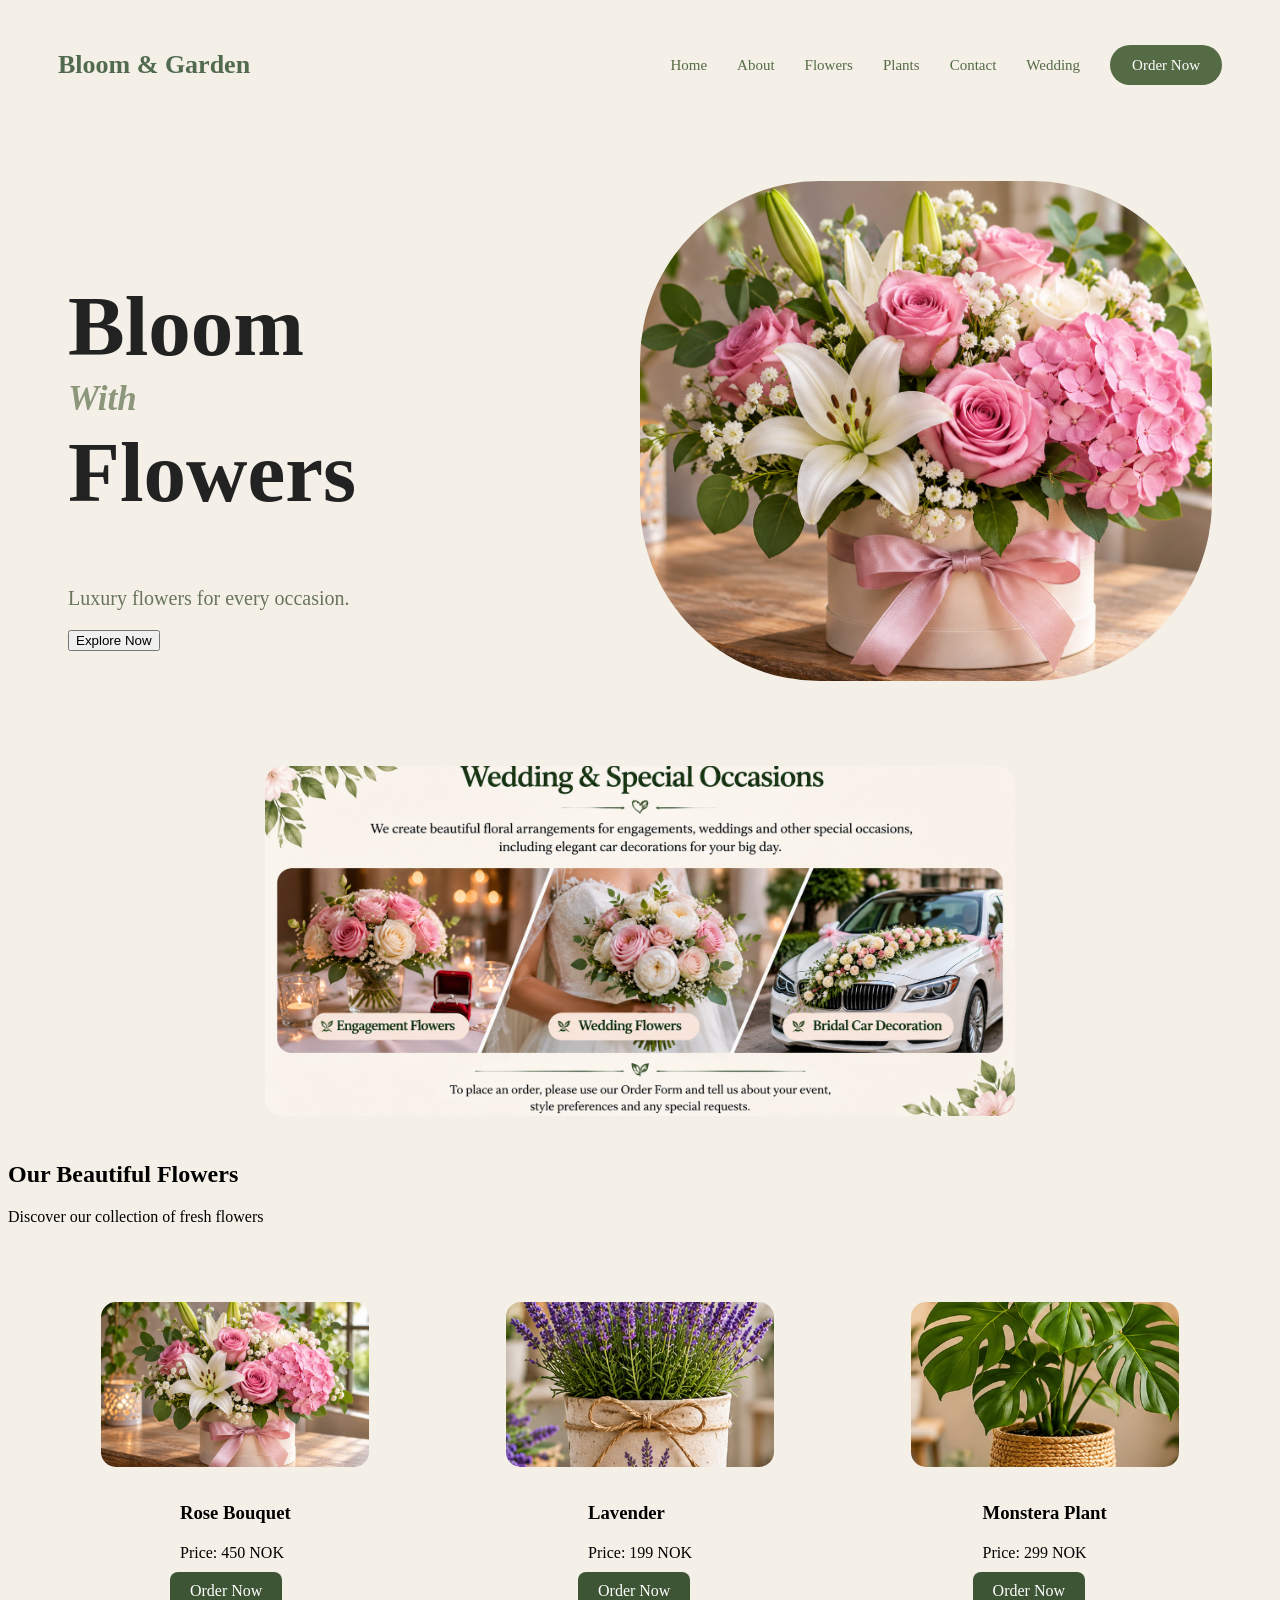
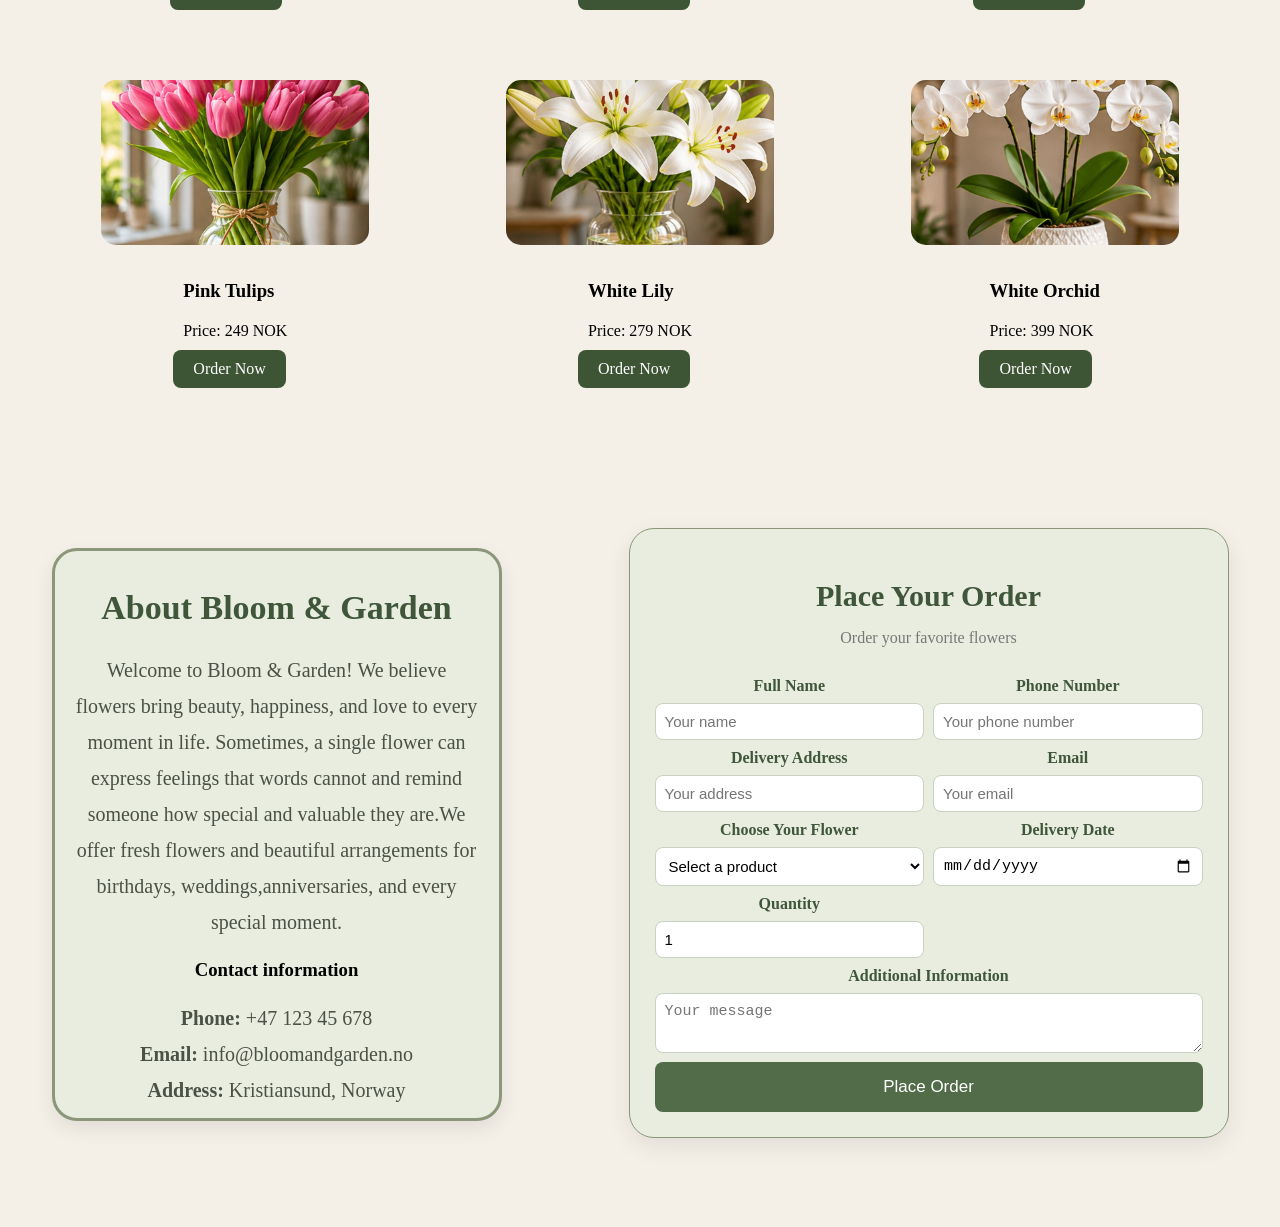
<file: index.html>
<!DOCTYPE html>
<html lang="en">
<head>
    <meta charset="UTF-8">
    <meta name="viewport" content="width=device-width, initial-scale=1.0">
    <title>Bloom & Garden | Luxury Flower Shop</title> 
    <link rel="stylesheet" href="css/style.css">
</head>
<body> 
 <header>
    <nav class="navbar">
        <h2 class="logo">Bloom & Garden</h2>

        <ul class="nav-links"> 
            <li><a href="#home">Home</a></li>
            <li><a href="#about">About</a></li>
            <li><a href="#flowers">Flowers</a></li>
            <li><a href="#">Plants</a></li>
            <li><a href="#">Contact</a></li> 
            <li><a href="#">Wedding</a></li>
        <li><a href="#order-form">Order Now</a></li>
        </ul>
    </nav>
</header>

<section class="hero" id="home">
    <div class="hero-text">
        <h1>
    Bloom
    <span>With</span>
    Flowers
</h1>
        <p>Luxury flowers for every occasion.</p>
        <button onclick="document.getElementById('flowers').scrollIntoView({behavior:'smooth'})">Explore Now</button>
    </div> 
    <img src="images/Romantic Pink and White Flower Bouquet.png" alt="Luxury Flowers" class="hero-image">
</section>  

<section class="wedding-section">
    

    <img src="images/wedding-special.jpq.png" alt="Wedding Flowers and Bridal Car Decoration">

</section>
<section class="flowers" id="flowers">
    <h2>Our Beautiful Flowers</h2>
    <p>Discover our collection of fresh flowers</p> 
    <div class="flower-grid">

    <div class="flower-card">
        <img src="images/Romantic Pink and White Flower Bouquet.png" alt="Rose Bouquet"> 
        <div class="flower-info">
            <h3>Rose Bouquet</h3>
            <p>Price: 450 NOK</p>

        <a href="#order-form" class="order-button" data-product="Rose Bouquet">Order Now</a>
    </div> 
    </div>
<div class="flower-card">
    <img src="images/lavender.jpg" alt="Lavender">
    <div class="flower-info">
        <h3>Lavender</h3>
        <p>Price: 199 NOK</p>
        <a href="#order-form" class="order-button">Order Now</a>
    </div>
</div>

<div class="flower-card">
    <img src="images/monstera.jpg" alt="Monstera Plant">
    <div class="flower-info">
        <h3>Monstera Plant</h3>
        <p>Price: 299 NOK</p>
        <a href="#order-form" class="order-button">Order Now</a>
    </div>
</div>

<div class="flower-card">
    <img src="images/pink-tulips.jpg" alt="Pink Tulips">
    <div class="flower-info">
        <h3>Pink Tulips</h3>
        <p>Price: 249 NOK</p>
        <a href="#order-form" class="order-button">Order Now</a>
    </div>
</div>

<div class="flower-card">
    <img src="images/white-lily.jpg" alt="White Lily">
    <div class="flower-info">
        <h3>White Lily</h3>
        <p>Price: 279 NOK</p>
        <a href="#order-form" class="order-button">Order Now</a>
    </div>
</div>

<div class="flower-card">
    <img src="images/white-orchid.jpg" alt="White Orchid">
    <div class="flower-info">
        <h3>White Orchid</h3>
        <p>Price: 399 NOK</p>
        <a href="#order-form" class="order-button">Order Now</a>
    </div>
</div>
</div>
</section> 
<div class="about-order">
    <section id="about">
        <h2>About Bloom & Garden</h2>
        <p> 
            Welcome to Bloom & Garden! 
            We believe flowers bring beauty, 
            happiness, and love to every moment in life. 
            Sometimes, a single flower can express feelings that 
            words cannot and remind someone how special and 
            valuable they are.We offer fresh flowers and beautiful  
            arrangements for birthdays, weddings,anniversaries, 
            and every special moment.
        </p>  

<div class="contact-info"> 
    <h3>Contact information</h3> 
 
<p>
    <strong>Phone:</strong> +47 123 45 678
    <br>
    <strong>Email:</strong> info@bloomandgarden.no 
    <br>
<strong>Address:</strong> Kristiansund, Norway
</p> 
</div>
    </section> 

<section id="order-form">
    <h2>Place Your Order</h2>
    <p>Order your favorite flowers</p> 
    <form id="orderForm">

  <div class="form-grid">

    <div class="form-group">
      <label for="name">Full Name</label>
      <input type="text" id="name" placeholder="Your name" required>
    </div>

    <div class="form-group">
      <label for="phone">Phone Number</label>
      <input type="tel" id="phone" placeholder="Your phone number" required>
    </div>
<div class="form-group">
    <label for="address">Delivery Address</label>
    <input type="text" id="address" placeholder="Your address">
</div>
    <div class="form-group">
      <label for="email">Email</label>
      <input type="email" id="email" placeholder="Your email">
    </div>

    <div class="form-group">
      <label for="product">Choose Your Flower</label>
      <select id="product" required>
        <option value="">Select a product</option> 
        <option value="Rose Bouquet">Rose Bouquet</option>
        <option value="White Lily">White Lily</option>
        <option>Lavender</option>
        <option>Monstera Plant</option>
        <option>Pink Tulips</option>
      </select>
    </div>

    <div class="form-group">
      <label for="date">Delivery Date</label>
      <input type="date" id="date" required>
    </div>

    <div class="form-group">
      <label for="quantity">Quantity</label>
      <input type="number" id="quantity" min="1" value="1">
    </div>

    <div class="form-group full-width">
      <label for="message">Additional Information</label>
      <textarea id="message" placeholder="Your message"></textarea>
    </div>

    <button type="submit" class="order-submit">
      Place Order
    </button>

  </div>

</form>
</section> 
</div>  
<script src="js/script.js"></script>
</body>
</html>
</file>
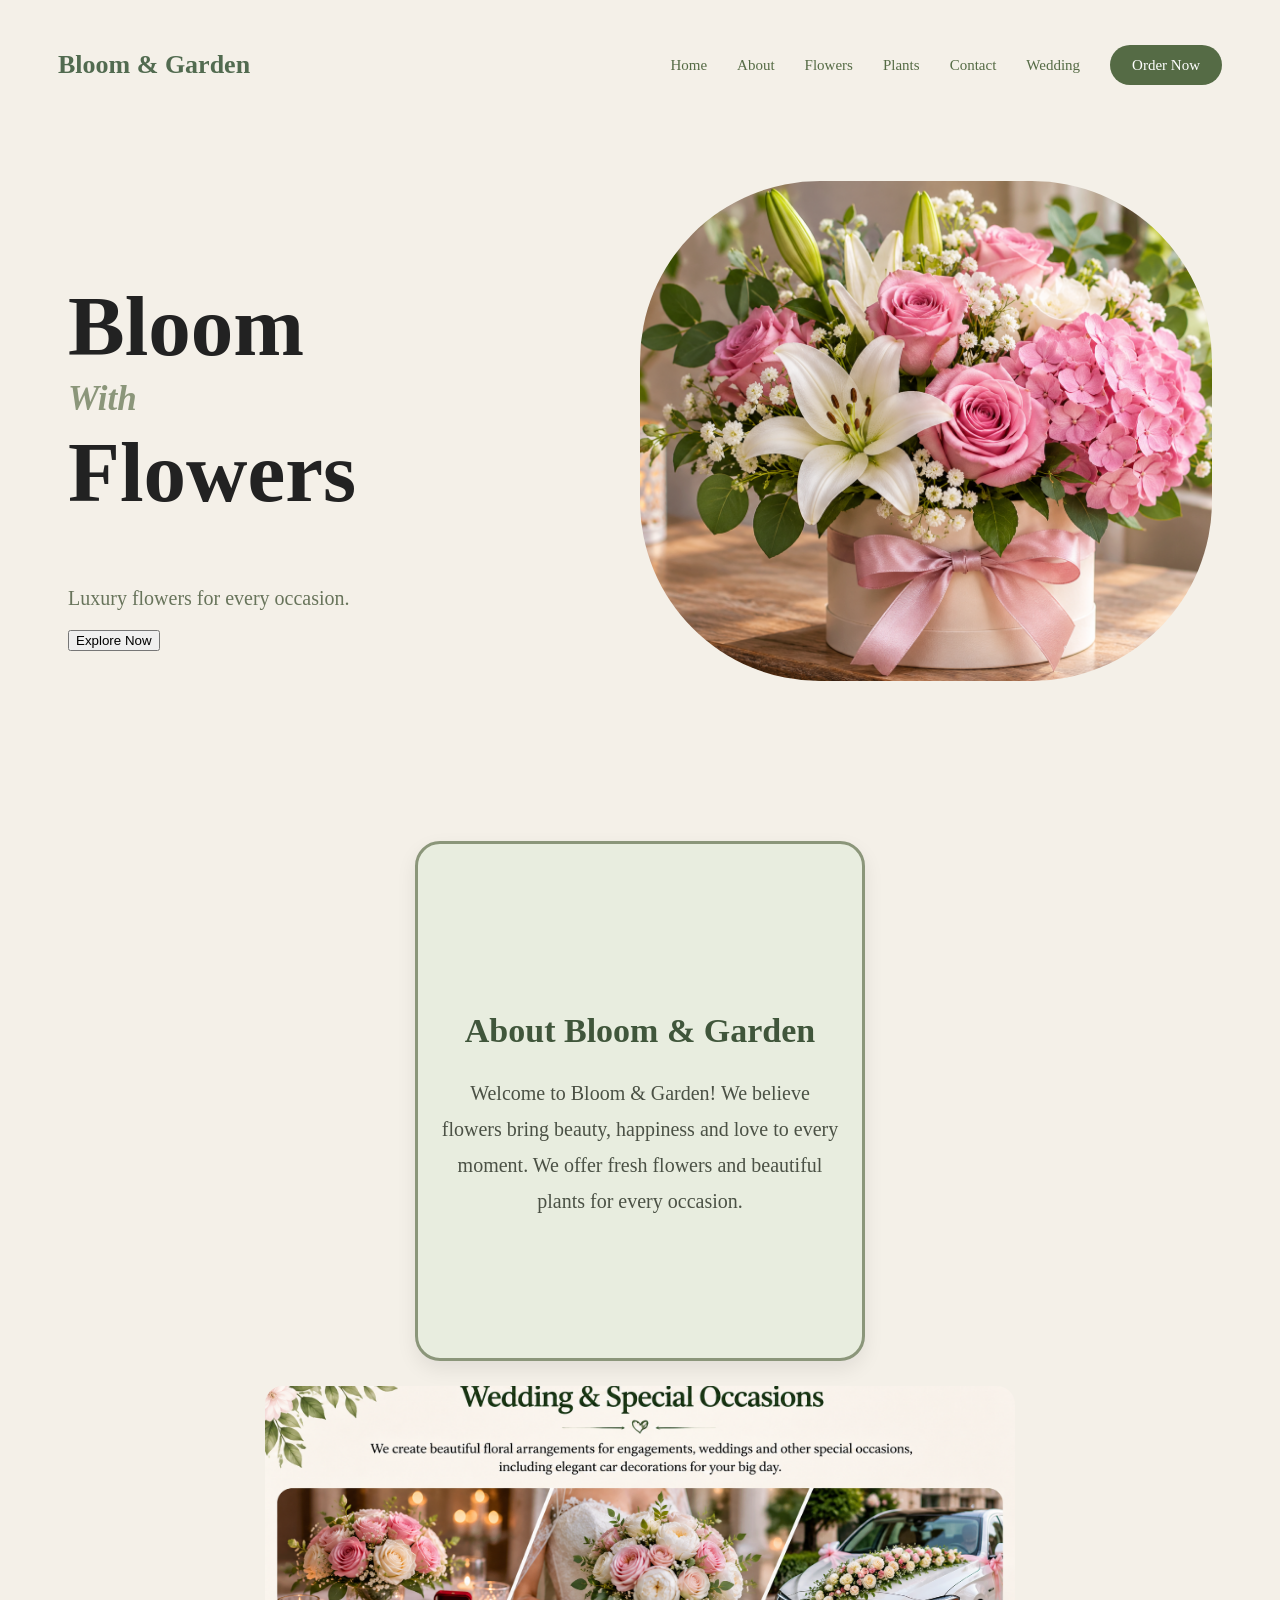
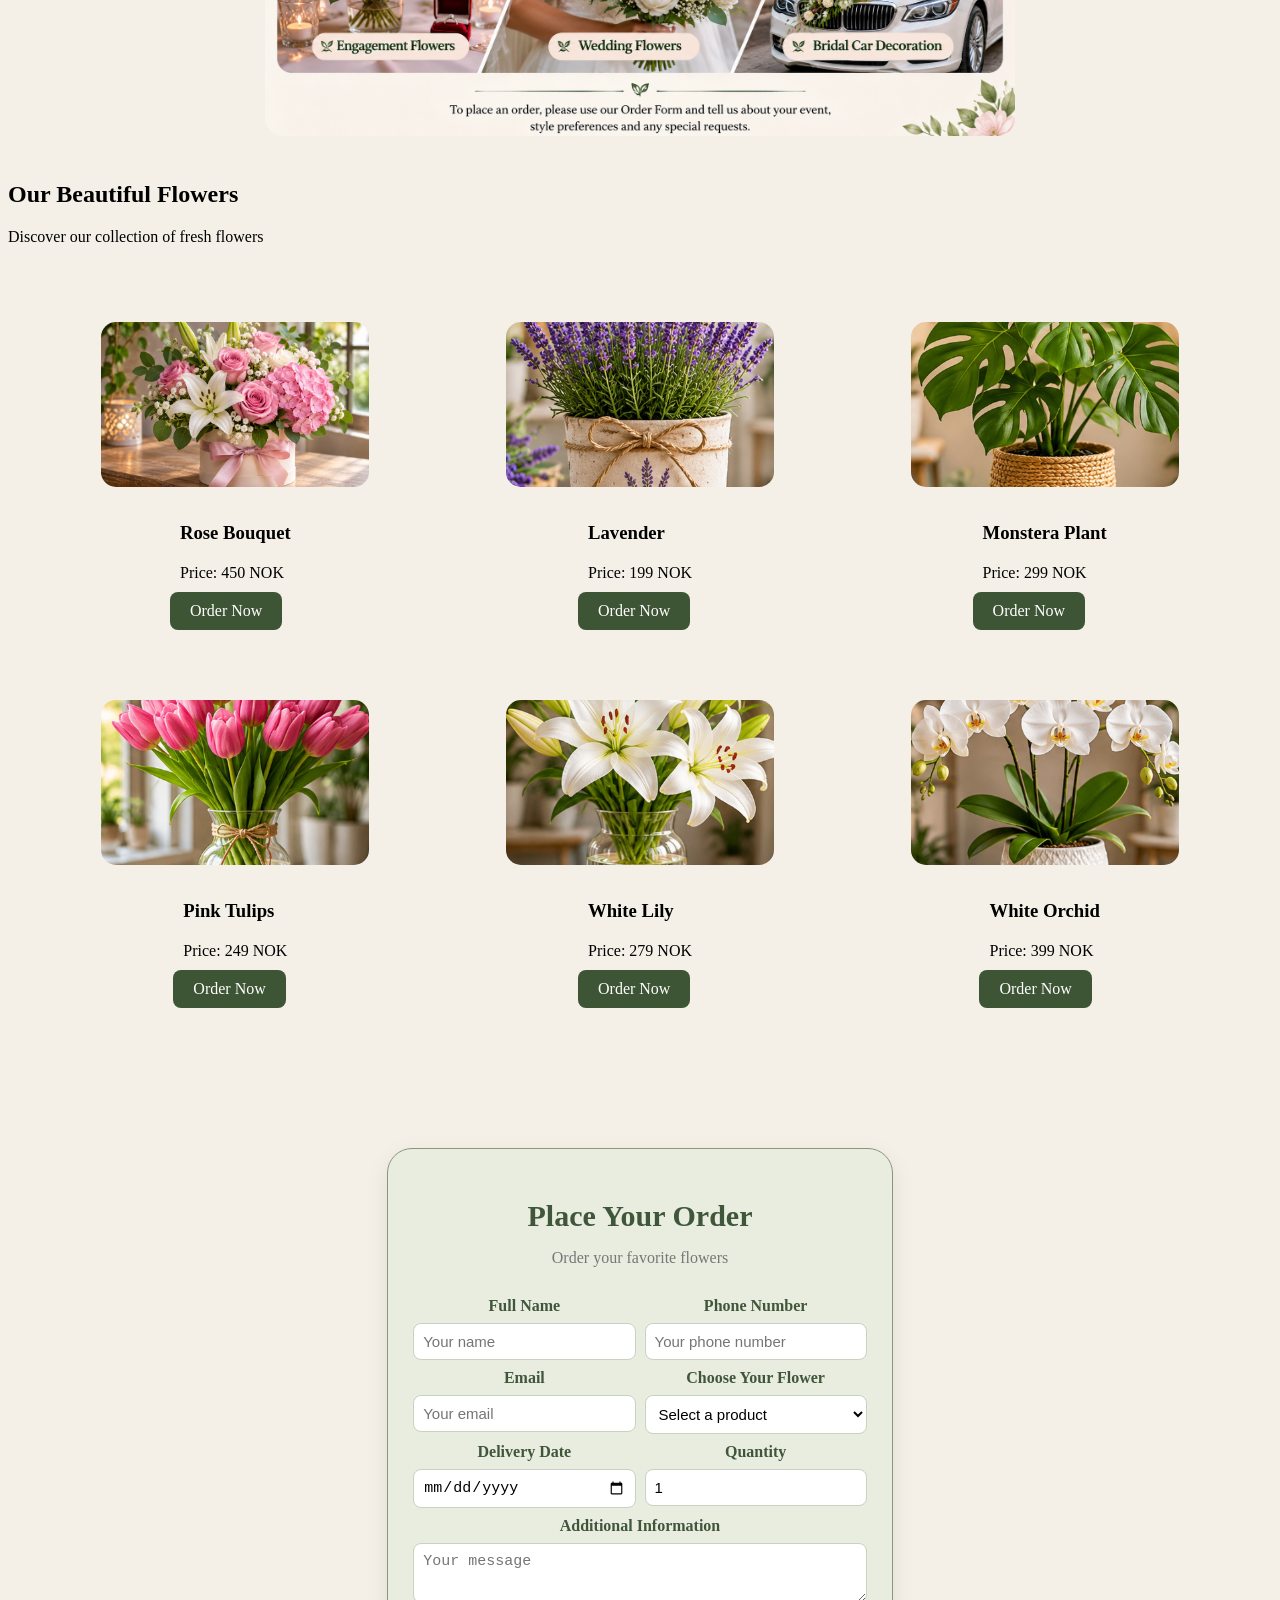
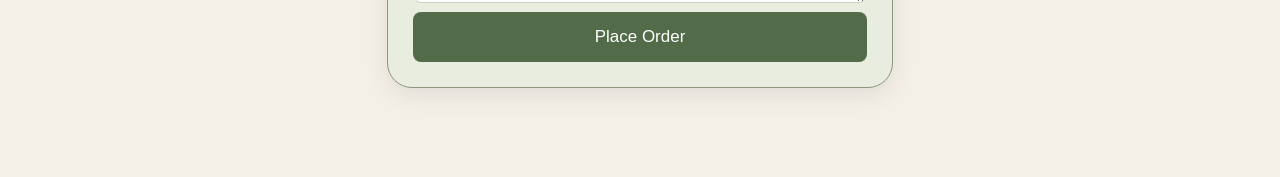
<file: index -backup.html>
<!DOCTYPE html>
<html lang="en">
<head>
    <meta charset="UTF-8">
    <meta name="viewport" content="width=device-width, initial-scale=1.0">
    <title>Bloom & Garden | Luxury Flower Shop</title> 
    <link rel="stylesheet" href="css/style.css">
</head>
<body> 
 <header>
    <nav class="navbar">
        <h2 class="logo">Bloom & Garden</h2>

        <ul class="nav-links"> 
            <li><a href="#home">Home</a></li>
            <li><a href="#about">About</a></li>
            <li><a href="#flowers">Flowers</a></li>
            <li><a href="#">Plants</a></li>
            <li><a href="#">Contact</a></li> 
            <li><a href="#">Wedding</a></li>
        <li><a href="#order-form">Order Now</a></li>
        </ul>
    </nav>
</header>

<section class="hero" id="home">
    <div class="hero-text">
        <h1>
    Bloom
    <span>With</span>
    Flowers
</h1>
        <p>Luxury flowers for every occasion.</p>
        <button onclick="document.getElementById('flowers').scrollIntoView({behavior:'smooth'})">Explore Now</button>
    </div> 
    <img src="images/Romantic Pink and White Flower Bouquet.png" alt="Luxury Flowers" class="hero-image">
</section>  
<section id="about">
    <h2>About Bloom & Garden</h2>
    <p>
        Welcome to Bloom & Garden!
        We believe flowers bring beauty,
        happiness and love to every moment.
        We offer fresh flowers and beautiful
        plants for every occasion.
    </p>
</section>
<section class="wedding-section">
    

    <img src="images/wedding-special.jpq.png" alt="Wedding Flowers and Bridal Car Decoration">

</section>
<section class="flowers" id="flowers">
    <h2>Our Beautiful Flowers</h2>
    <p>Discover our collection of fresh flowers</p> 
    <div class="flower-grid">

    <div class="flower-card">
        <img src="images/Romantic Pink and White Flower Bouquet.png" alt="Rose Bouquet"> 
        <div class="flower-info">
            <h3>Rose Bouquet</h3>
            <p>Price: 450 NOK</p>

        <a href="#order-form" class="order-button" data-product="Rose Bouquet">Order Now</a>
    </div> 
    </div>
<div class="flower-card">
    <img src="images/lavender.jpg" alt="Lavender">
    <div class="flower-info">
        <h3>Lavender</h3>
        <p>Price: 199 NOK</p>
        <a href="#order-form" class="order-button">Order Now</a>
    </div>
</div>

<div class="flower-card">
    <img src="images/monstera.jpg" alt="Monstera Plant">
    <div class="flower-info">
        <h3>Monstera Plant</h3>
        <p>Price: 299 NOK</p>
        <a href="#order-form" class="order-button">Order Now</a>
    </div>
</div>

<div class="flower-card">
    <img src="images/pink-tulips.jpg" alt="Pink Tulips">
    <div class="flower-info">
        <h3>Pink Tulips</h3>
        <p>Price: 249 NOK</p>
        <a href="#order-form" class="order-button">Order Now</a>
    </div>
</div>

<div class="flower-card">
    <img src="images/white-lily.jpg" alt="White Lily">
    <div class="flower-info">
        <h3>White Lily</h3>
        <p>Price: 279 NOK</p>
        <a href="#order-form" class="order-button">Order Now</a>
    </div>
</div>

<div class="flower-card">
    <img src="images/white-orchid.jpg" alt="White Orchid">
    <div class="flower-info">
        <h3>White Orchid</h3>
        <p>Price: 399 NOK</p>
        <a href="#order-form" class="order-button">Order Now</a>
    </div>
</div>
</div>
</section> 
<section id="order-form">
    <h2>Place Your Order</h2>
    <p>Order your favorite flowers</p> 
    <form id="orderForm">

  <div class="form-grid">

    <div class="form-group">
      <label for="name">Full Name</label>
      <input type="text" id="name" placeholder="Your name" required>
    </div>

    <div class="form-group">
      <label for="phone">Phone Number</label>
      <input type="tel" id="phone" placeholder="Your phone number" required>
    </div>

    <div class="form-group">
      <label for="email">Email</label>
      <input type="email" id="email" placeholder="Your email">
    </div>

    <div class="form-group">
      <label for="product">Choose Your Flower</label>
      <select id="product" required>
        <option value="">Select a product</option> 
        <option value="Rose Bouquet">Rose Bouquet</option>
        <option value="White Lily">White Lily</option>
        <option>Lavender</option>
        <option>Monstera Plant</option>
        <option>Pink Tulips</option>
      </select>
    </div>

    <div class="form-group">
      <label for="date">Delivery Date</label>
      <input type="date" id="date" required>
    </div>

    <div class="form-group">
      <label for="quantity">Quantity</label>
      <input type="number" id="quantity" min="1" value="1">
    </div>

    <div class="form-group full-width">
      <label for="message">Additional Information</label>
      <textarea id="message" placeholder="Your message"></textarea>
    </div>

    <button type="submit" class="order-submit">
      Place Order
    </button>

  </div>

</form>
</section>  
<script src="js/script.js"></script>
</body>
</html>
</file>
<file: css/style.css>
body {  
    text-align: center; 
   display: flex;
flex-direction: column; 
background-color: #F7F4EA;
} 
h1 { 
    color: #556B45;
}
/* Navigation Bar */

header {
    width: 100%;
    background-color: #f4f0e8;
}

.navbar {
    display: flex;
    justify-content: space-between;
    align-items: center;
    padding: 20px 50px;
}

.logo {
    color: #526B50;
    font-size: 26px;
}

.nav-links {
    display: flex;
    list-style: none;
    gap: 30px;
}

.nav-links a {
    text-decoration: none;
    color: #333;
    font-size: 16px;
} 
.hero { 
    width: 100%; 
    box-sizing: border-box;
    display: flex;
    align-items: center;
    justify-content: space-between;
    padding: 60px;
    gap: 40px;
}

.hero-text {
    flex: 1;
    text-align: left;
}

.hero-image {
    width: 50%;
    height: 500px;
    object-fit: cover;
    border-radius: 180px;
} 
body {
    background-color: #F4F0E8;
}

header {
    background-color: #F4F0E8;
}

.hero-text {
    text-align: left;
}

    .hero-text h1 {
    font-size: 85px;
    line-height: 1.05;
    color: #222;
    font-family: Georgia, serif;
}

.hero-text h1 span {
    display: block;
    font-size: 35px;
    font-style: italic;
    color: #8B967A;
    margin: 10px 0;
}
.nav-links a {
    text-decoration: none;
    color: #556B45;
    font-size: 15px;
    font-weight: 500;
}

.nav-links li:last-child a {
    background-color: #556B45;
    color: #FFFFFF;
    padding: 12px 22px;
    border-radius: 30px;
}
.hero-text p {
    font-size: 20px;
    color: #68745B;
} 
 .flower-grid {
    display: grid;
    grid-template-columns: repeat(3, 1fr);
    gap: 30px;
    padding: 40px;
}
.flower-card {
    display: flex;
    align-items: center;
    gap: 25px;
    flex-direction: column;
    background-color: #F4F0E8;
    padding: 20px;
} 
.flower-card img {
    width: 100%;
    height: 220px;
    object-fit: cover;
    border-radius: 15px;
} 
.flower-card h3,
.flower-card p,
.flower-card button {
    margin: 10px;
} 
.flowers {
    text-align: left;
}

.flower-info {
    display: flex;
    flex-direction: column;
    align-items: flex-start;
    text-align: left;
    flex: 1;
}
/* ORDER FORM DESIGN */

#order-form { 
    width: 40%;
    max-width: 600px;
    margin: 80px auto;
    padding: 25px;
    background-color: #e8eddf;
    border: 1px solid #8b967a;
    border-radius: 25px;
    box-shadow: 0 8px 25px rgba(0, 0, 0, 0.08);
    box-sizing: border-box;
}

#order-form h2 {
    text-align: center;
    color: #40563b;
    font-size: 30px;
    margin-bottom: 12px;
}

#order-form p {
    text-align: center;
    color: #777;
    margin-bottom: 30px;
}

#order-form .form-grid {
    display: grid;
    grid-template-columns: repeat(2, minmax(0, 1fr));
    gap: 9px;
}

#order-form .form-group {
    display: flex;
    flex-direction: column;
    gap: 8px;
}

#order-form .form-group label {
    color: #40563b;
    font-weight: 600;
}

#order-form input,
#order-form select,
#order-form textarea {
    width: 100%;
    padding: 9px;
    border: 1px solid #c9d1c2;
    border-radius: 8px;
    background-color: white;
    font-size: 15px;
    box-sizing: border-box;
}

#order-form textarea {
    min-height: 60px;
    resize: vertical;
}

#order-form .full-width {
    grid-column: 1 / -1;
}

#order-form .order-submit {
    grid-column: 1 / -1;
    padding: 15px;
    background-color: #526b48;
    color: white;
    border: none;
    border-radius: 8px;
    font-size: 17px;
    cursor: pointer;
}

#order-form .order-submit:hover {
    background-color: #3d5435;
}

/* MOBILE RESPONSIVE */ 

@media (max-width: 600px) {
    #order-form {
        margin: 40px 15px;
        padding: 22px; 
        width: calc(100% - 30px);
max-width: 100%;
box-sizing: border-box; 
    }

    .flower-grid {
    display: grid !important;
    grid-template-columns: 1fr !important;
    gap: 20px !important;
    width: 100% !important; 
    justify-items: center !important;
}

.flower-card {
    min-width: 0;
    width: 100%; 
    max-width: 280px !important; 
    margin: 0 auto !important; 
    text-align: center !important;
}

.flower-card img {
    width: 100%;
    height: 150px !important;
    object-fit: cover;
}
    #order-form .form-grid {
        grid-template-columns: repeat(2, minmax(0, 1fr));
    }

    #order-form .full-width,
    #order-form .order-submit {
        grid-column: 1;
    }
} 
@media (min-width: 601px) and (max-width: 800px) {
    .navbar {
        padding: 15px 20px;
        gap: 10px;
    }

    .logo {
        font-size: 20px;
    }

    .nav-links {
        gap: 12px;
    }

    .nav-links a {
        font-size: 13px;
    }
} 
.order-button {
    display: inline-block;
    padding: 10px 20px;
    background-color: #3d5435;
    color: white;
    border-radius: 8px;
    text-decoration: none;
}  
@media (max-width: 600px) {

    .hero {
        flex-direction: column !important;
        text-align: center !important;
        padding: 20px !important;
    }

    .hero-image {
        width: 100% !important;
        height: 280px !important;
        max-width: 320px !important;
        margin: 0 auto !important;
    } 

header, .navbar {
    flex-direction: column !important;
    text-align: center !important;
    padding: 10px !important;
}

.nav-links {
    display: flex !important;
    flex-wrap: wrap !important;
    justify-content: center !important;
    gap: 10px !important;
    margin-top: 10px !important;
} 
.logo,
.logo img {
    display: block !important;
    margin: 0 auto 10px auto !important;
    max-width: 120px !important;
}

.hero-image {
    width: 100% !important;
    height: auto !important;
    max-height: 260px !important;
    object-fit: contain !important;
    border-radius: 20px !important;
    margin-top: 15px !important;

} 
} 
چه
/* Wedding Section */
.wedding-section {
    max-width: 1100px;
    margin: 50px auto;
    padding: 30px 20px;
    text-align: center;
}

.wedding-section h2 {
    font-size: 32px;
    margin-bottom: 20px;
}

.wedding-section p {
    font-size: 17px;
    line-height: 1.8;
    max-width: 800px;
    margin: 15px auto;
}

.wedding-section img {
    display: block;
    width: 100%;
    max-width: 750px;
    max-height: 350px;
    object-fit: cover;
    border-radius: 18px;
    margin: 25px auto;
}

@media (max-width: 600px) {
    .wedding-section h2 {
        font-size: 24px;
    }

    .wedding-section p {
        font-size: 15px;
    }

    .wedding-section img {
        max-height: 230px;
    }
} 
@media (min-width: 801px) {
    .flower-card img {
        width: 80% !important;
        height: 165px !important;
        display: block;
        margin: 0 auto !important;
    }
} 
.about-order {
    display: flex;
    align-items: flex-start;
    justify-content: space-between;
    gap: 40px;
}

#about,
#order-form {
    flex: 1;
    min-width: 0;
} 
#about {
    background: #e8eddf;
    border: 3px solid #8b967a;
    border-radius: 25px;
    padding: 10px 20px; 
    max-width: 450px;
    box-sizing: border-box; 
    width: 100%; 
    flex: 0 1 520px;
    margin: 100px   auto 0;
    min-height: 250px;
    display: flex;
    flex-direction: column;
    justify-content: center;
    text-align: center;
    box-shadow: 0 8px 20px rgba(0, 0, 0, 0.08);
}

#about h2 {
    font-size: 34px;
    color: #40563b;
    margin-bottom: 25px;
}

#about p {
    font-size: 20px;
    line-height: 1.8;
    color: #4b5145;
    max-width: 550px;
    margin: 0 auto;
} 
@media (max-width: 768px) {
    .about-order {
        display: flex;
        flex-direction: column;
        align-items: stretch;
        width: 100%;
        gap: 20px;
    }

    #about,
    #order-form {
        width: 100%;
        max-width: 100%;
        flex: 0 0 auto;
        margin: 0;
        box-sizing: border-box;
    }
}
</file>
